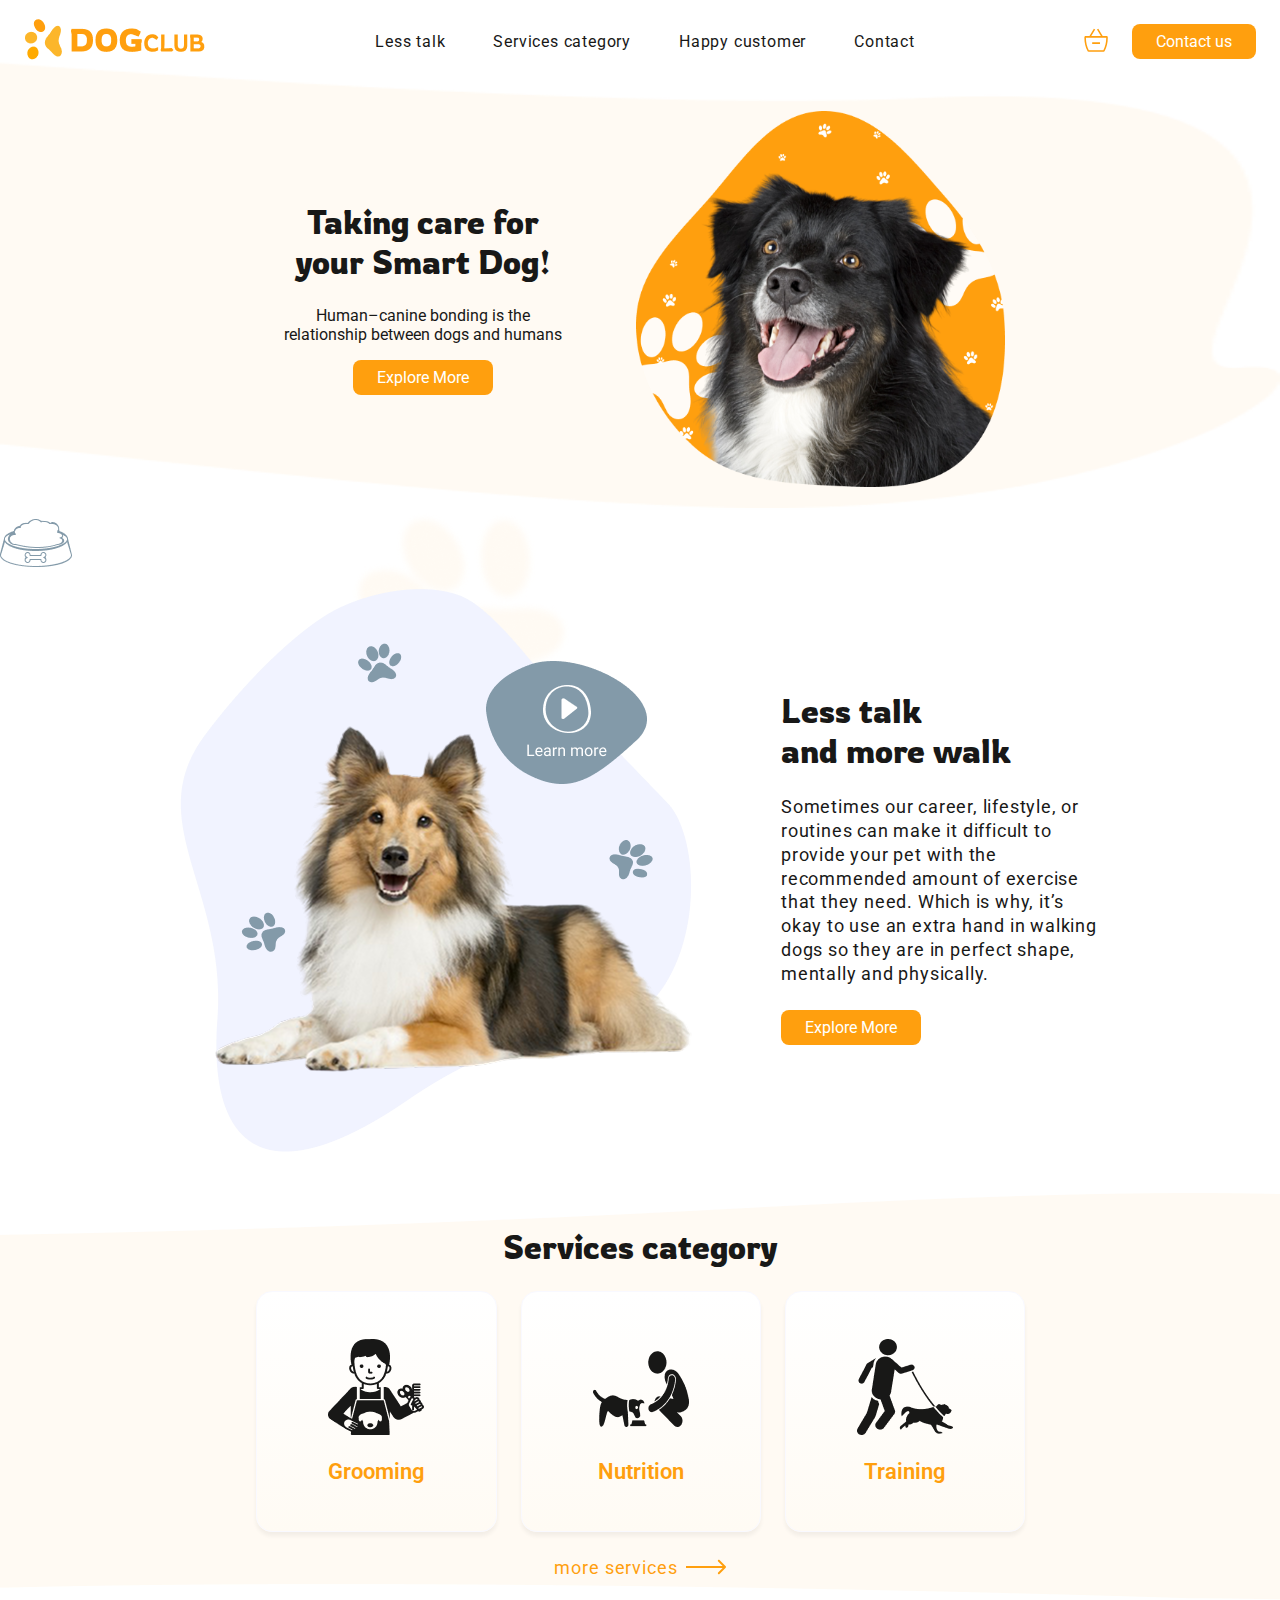
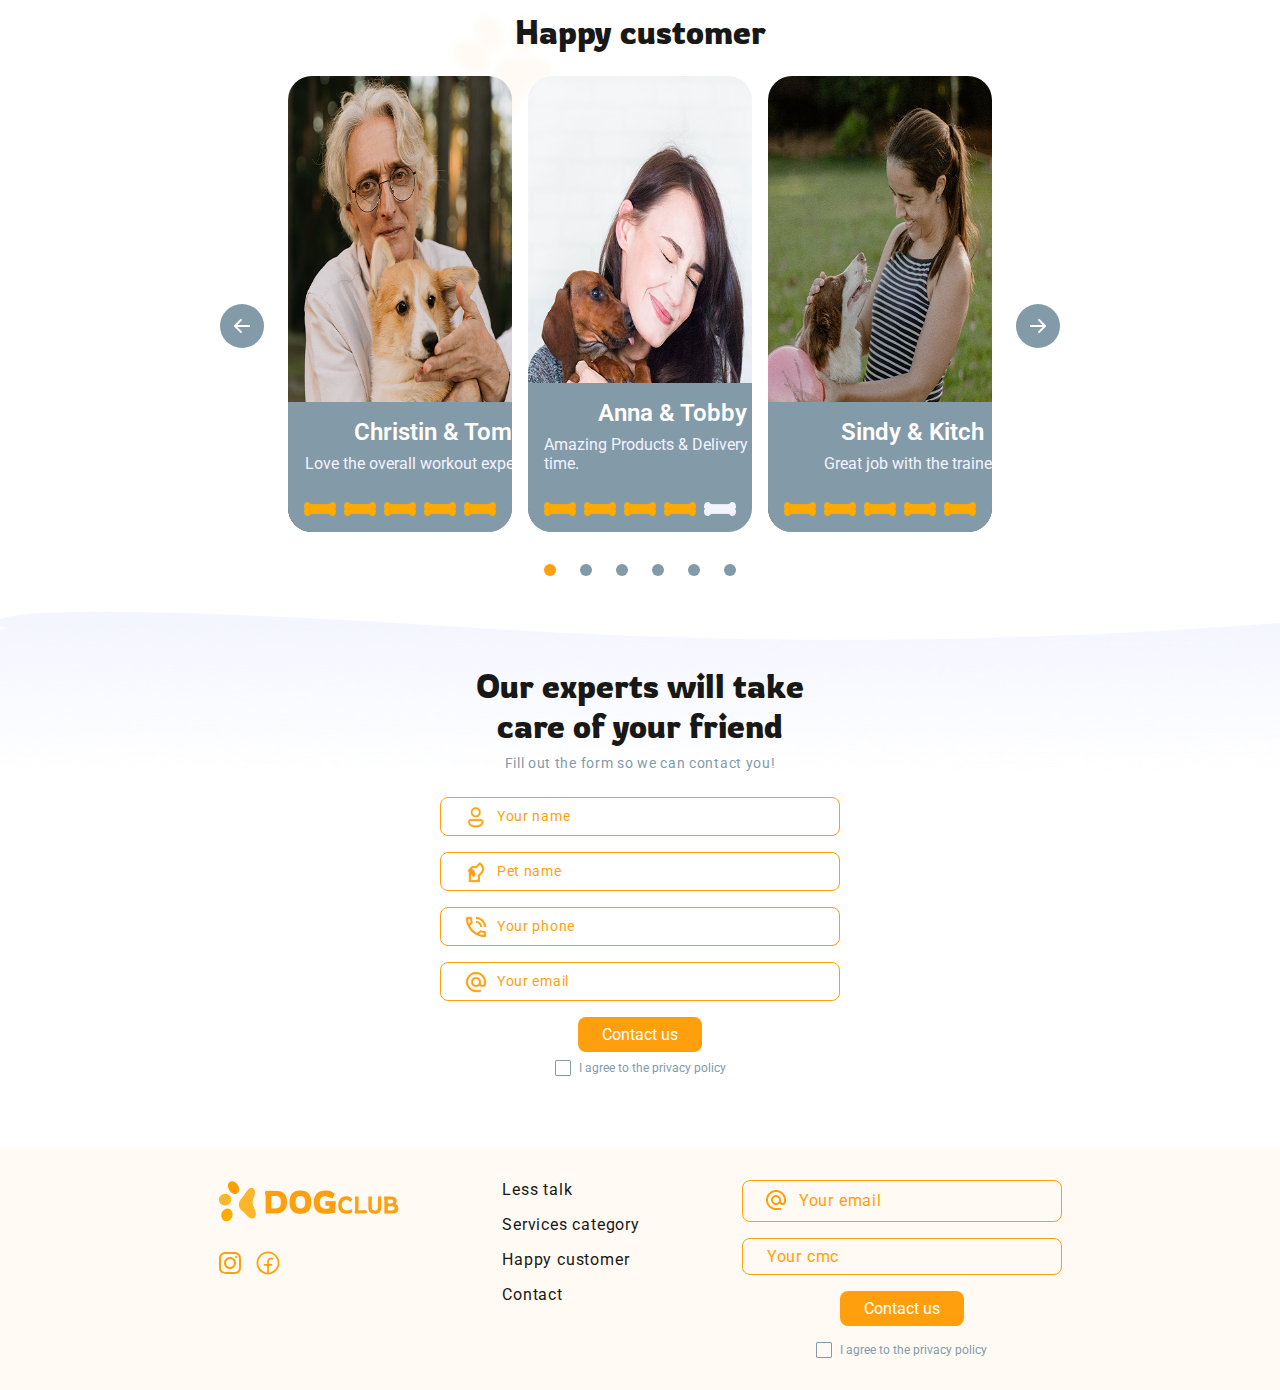
<file: index.html>
<!DOCTYPE html>
<html lang="uk">
  <head>
    <meta charset="UTF-8" />
    <meta name="viewport" content="width=device-width, initial-scale=1.0" />
    <meta http-equiv="X-UA-Compatible" content="ie=edge" />
    <title>Dog Club</title>
    <link rel="stylesheet" href="./css/styles.min.css" />
    <link
      rel="stylesheet"
      href="https://cdn.jsdelivr.net/npm/swiper@11/swiper-bundle.min.css"
    />
  </head>
  <body>
    <header class="header">
      <div class="container">
        <div class="header__container">
          <nav class="header__nav">
            <a href="/">
              <img src="./images/logo.png" alt="Логотип Dog Club" />
            </a>
            <ul class="header__menu">
              <li><a class="link" href="#less-talk-section">Less talk</a></li>
              <li>
                <a class="link" href="#services-section">Services category </a>
              </li>
              <li><a class="link" href="#happy-section">Happy customer </a></li>
              <li><a class="link" href="#contact-section">Contact</a></li>
            </ul>
          </nav>
          <div class="header__buttons-container">
            <a href="">
              <svg class="icon" width="40" height="40">
                <use href="./images/icons.svg#icon-shop"></use>
              </svg>
            </a>
            <button class="button modal-btn-open" type="button">
              Contact us
            </button>
          </div>
        </div>
      </div>
    </header>
    <main>
      <section class="hero-section">
        <div class="container">
          <div class="hero-section__container">
            <div class="hero-section__content">
              <h1 class="hero-section__title section__title">
                Taking care for your Smart Dog!
              </h1>
              <p class="hero-section__text">
                Human–canine bonding is the relationship between dogs and humans
              </p>
              <button class="button" type="button">Explore More</button>
            </div>
            <img
              class="hero-section__image"
              src="./images/hero-section-dog.png"
              alt="hero-section-dog"
            />
            <div class="decoration">
              <img
                class="hero-section__decoration-image"
                src="./images/arrow.png"
                alt="arrow"
              />
              <img
                class="hero-section__decoration-image"
                src="./images/blue-paw.png"
                alt="blue-paw"
              />
              <img
                class="hero-section__decoration-image"
                src="./images/orange-paw.png"
                alt="orange-paw"
              />
              <img
                class="hero-section__decoration-image"
                src="./images/pink-paw.png"
                alt="pink-paw"
              />
              <img
                class="hero-section__decoration-image"
                src="./images/small-dog1.png"
                alt="small-dog1"
              />
              <img
                class="hero-section__decoration-image"
                src="./images/small-dog2.png"
                alt="small-dog2"
              />
              <img
                class="hero-section__decoration-image"
                src="./images/small-dog3.png"
                alt="small-dog3"
              />
              <img
                class="hero-section__decoration-image"
                src="./images/hero-section-bg-paw1.png"
                alt="hero-section-bg-paw1"
              />
              <img
                class="hero-section__decoration-image"
                src="./images/hero-section-bg-paw2.png"
                alt="hero-section-bg-paw2"
              />
              <img
                class="hero-section__decoration-image"
                src="./images/hero-section-bg-paw3.png"
                alt="hero-section-bg-paw1"
              />
            </div>
          </div>
        </div>
      </section>
      <section class="less-talk-section" id="less-talk-section">
        <div class="container">
          <div class="less-talk-section__container">
            <img
              src="./images/less-talk-section-dog.png"
              alt="less-talk-section-dog"
            />
            <div class="less-talk-section__content">
              <h2 class="less-talk-section__title section__title">
                Less talk <br />
                and more walk
              </h2>
              <p class="less-talk-section__text">
                Sometimes our career, lifestyle, or routines can make it
                difficult to provide your pet with the recommended amount of
                exercise that they need. Which is why, it’s okay to use an extra
                hand in walking dogs so they are in perfect shape, mentally and
                physically.
              </p>
              <button class="button" type="button">Explore More</button>
            </div>
            <div class="decoration">
              <img
                class="less-talk-section__decoration-image"
                src="./images/less-talk-sectio-bg-paw1.png"
                alt="less-talk-sectio-bg-paw1"
              />
              <img
                class="less-talk-section__decoration-image"
                src="./images/less-talk-sectio-bg-paw2.png"
                alt="less-talk-sectio-bg-paw2"
              />
              <img
                class="less-talk-section__decoration-image"
                src="./images/less-talk-sectio-bg-paw3.png"
                alt="less-talk-sectio-bg-paw3"
              />
              <img
                class="less-talk-section__decoration-image"
                src="./images/less-talk-sectio-bg-plate.png"
                alt="less-talk-sectio-bg-plate"
              />
            </div>
          </div>
        </div>
      </section>
      <section class="services-section" id="services-section">
        <div class="container">
          <div class="services-section__content">
            <h2 class="services-section__title section__title">
              Services category
            </h2>
            <div class="services-section__list-container">
              <ul class="services-section__list">
                <li>
                  <article class="services-section__card">
                    <img
                      src="./images/services-section-img1.png"
                      alt="services-section-img1"
                    />
                    <p>Grooming</p>
                  </article>
                </li>
                <li>
                  <article class="services-section__card">
                    <img
                      src="./images/services-section-img2.png"
                      alt="services-section-img2"
                    />
                    <p>Nutrition</p>
                  </article>
                </li>
                <li>
                  <article class="services-section__card">
                    <img
                      src="./images/services-section-img3.png"
                      alt="services-section-img3"
                    />
                    <p>Training</p>
                  </article>
                </li>
                <li>
                  <article class="services-section__card">
                    <img
                      src="./images/services-section-img4.png"
                      alt="services-section-img4"
                    />
                    <p>Bathing</p>
                  </article>
                </li>
              </ul>
              <a class="services-section__link link" href="">
                <p>more services</p>
                <svg width="40" height="22">
                  <use href="./images/icons.svg#icon-arrow"></use>
                </svg>
              </a>
            </div>
            <div class="decoration">
              <img
                class="services-section__decoration-image"
                src="./images/services-section-arrow.png"
                alt="services-section-arrow"
              />
            </div>
          </div>
        </div>
      </section>
      <section class="happy-section" id="happy-section">
        <div class="container">
          <div class="happy-section__content">
            <h2 class="happy-section__title section__title">Happy customer</h2>
            <div class="happy-section__slider">
              <button
                class="happy-section__carousel-button carousel-button prev"
                type="button"
              >
                <svg width="16" height="16">
                  <use href="./images/icons.svg#icon-carousel-button"></use>
                </svg>
              </button>
              <div class="happy-section__container swiper-container">
                <ul class="happy-section__list swiper-wrapper">
                  <li class="swiper-slide">
                    <article class="happy-section__card">
                      <img
                        class="happy-section__card__image"
                        src="./images/happy-slider-img1.png"
                        alt="happy-slider-img1"
                      />
                      <div class="happy-section__card__content">
                        <h3 class="happy-section__card__title">
                          Christin & Tom
                        </h3>
                        <p class="happy-section__card__text">
                          Love the overall workout experience!
                        </p>
                        <img
                          src="./images/happy-slider-rating1.png"
                          alt="happy-slider-rating1"
                        />
                      </div>
                    </article>
                  </li>
                  <li class="swiper-slide">
                    <article class="happy-section__card">
                      <img
                        class="happy-section__card__image"
                        src="./images/happy-slider-img2.png"
                        alt="happy-slider-img2"
                      />
                      <div class="happy-section__card__content">
                        <h3 class="happy-section__card__title">Anna & Tobby</h3>
                        <p class="happy-section__card__text">
                          Amazing Products & Delivery on time.
                        </p>
                        <img
                          src="./images/happy-slider-rating2.png"
                          alt="happy-slider-rating2"
                        />
                      </div>
                    </article>
                  </li>
                  <li class="swiper-slide">
                    <article class="happy-section__card">
                      <img
                        class="happy-section__card__image"
                        src="./images/happy-slider-img3.png"
                        alt="happy-slider-img3"
                      />
                      <div class="happy-section__card__content">
                        <h3 class="happy-section__card__title">
                          Sindy & Kitch
                        </h3>
                        <p class="happy-section__card__text">
                          Great job with the trainer!
                        </p>
                        <img
                          src="./images/happy-slider-rating3.png"
                          alt="happy-slider-rating3"
                        />
                      </div>
                    </article>
                  </li>
                  <li class="swiper-slide">
                    <article class="happy-section__card">
                      <img
                        class="happy-section__card__image"
                        src="./images/happy-slider-img1.png"
                        alt="happy-slider-img1"
                      />
                      <div class="happy-section__card__content">
                        <h3 class="happy-section__card__title">
                          Christin & Tom
                        </h3>
                        <p class="happy-section__card__text">
                          Love the overall workout experience!
                        </p>
                        <img
                          src="./images/happy-slider-rating1.png"
                          alt="happy-slider-rating1"
                        />
                      </div>
                    </article>
                  </li>
                  <li class="swiper-slide">
                    <article class="happy-section__card">
                      <img
                        class="happy-section__card__image"
                        src="./images/happy-slider-img2.png"
                        alt="happy-slider-img2"
                      />
                      <div class="happy-section__card__content">
                        <h3 class="happy-section__card__title">Anna & Tobby</h3>
                        <p class="happy-section__card__text">
                          Amazing Products & Delivery on time.
                        </p>
                        <img
                          src="./images/happy-slider-rating2.png"
                          alt="happy-slider-rating2"
                        />
                      </div>
                    </article>
                  </li>
                  <li class="swiper-slide">
                    <article class="happy-section__card">
                      <img
                        class="happy-section__card__image"
                        src="./images/happy-slider-img3.png"
                        alt="happy-slider-img3"
                      />
                      <div class="happy-section__card__content">
                        <h3 class="happy-section__card__title">
                          Sindy & Kitch
                        </h3>
                        <p class="happy-section__card__text">
                          Great job with the trainer!
                        </p>
                        <img
                          src="./images/happy-slider-rating3.png"
                          alt="happy-slider-rating3"
                        />
                      </div>
                    </article>
                  </li>
                </ul>
                <div class="happy-section__pagination">
                  <span class="happy-section__pagination__button"></span>
                </div>
              </div>
              <button
                class="happy-section__carousel-button carousel-button next"
                type="button"
              >
                <svg width="16" height="16">
                  <use href="./images/icons.svg#icon-carousel-button"></use>
                </svg>
              </button>
            </div>
            <div class="decoration">
              <img
                class="happy-section__decoration-image"
                src="./images/happy-section-bg-paw1.png"
                alt="happy-section-bg-paw1"
              />
              <img
                class="happy-section__decoration-image"
                src="./images/happy-section-bg-paw2.png"
                alt="happy-section-bg-paw2"
              />
              <img
                class="happy-section__decoration-image"
                src="./images/happy-section-bg-paw3.png"
                alt="happy-section-bg-paw3"
              />
            </div>
          </div>
        </div>
      </section>
      <section class="contant-section" id="contact-section">
        <div class="container">
          <div class="contact-form__container">
            <h2 class="contact-form__title section__title">
              Our experts will take care of your friend
            </h2>
            <p class="contact-form__text">
              Fill out the form so we can contact you!
            </p>
            <form name="contact-form" autocomplete="off">
              <div class="contact-form__field">
                <label
                  class="contact-form__field__lable visually-hidden"
                  for="user-name"
                  >Your name</label
                >
                <img
                  class="contact-form__field__img"
                  src="./images/form-input-your-name-img.png"
                  alt="form-input-your-name-img"
                />
                <input
                  class="contact-form__field__input"
                  type="text"
                  name="user-name"
                  id="user-name"
                  placeholder="Your name"
                />
              </div>
              <div class="contact-form__field">
                <label
                  class="contact-form__field__lable visually-hidden"
                  for="pet-name"
                  >Pet name</label
                >
                <img
                  class="contact-form__field__img"
                  src="./images/form-input-pet-name-img.png"
                  alt="form-input-pet-name-img"
                />
                <input
                  class="contact-form__field__input"
                  type="text"
                  name="pet-name"
                  id="pet-name"
                  placeholder="Pet name"
                />
              </div>
              <div class="contact-form__field">
                <label
                  class="contact-form__field__lable visually-hidden"
                  for="user-phone"
                  >Your phone</label
                >
                <img
                  class="contact-form__field__img"
                  src="./images/form-input-phone-img.png"
                  alt="form-input-your-phone-img"
                />
                <input
                  class="contact-form__field__input"
                  type="text"
                  name="user-phone"
                  id="user-phone"
                  placeholder="Your phone"
                />
              </div>
              <div class="contact-form__field">
                <label
                  class="contact-form__field__lable visually-hidden"
                  for="user-email"
                  >Your email</label
                >
                <img
                  class="contact-form__field__img"
                  src="./images/form-input-email-img.png"
                  alt="form-input-your-email-img"
                />
                <input
                  class="contact-form__field__input"
                  type="email"
                  name="user-email"
                  id="user-email"
                  placeholder="Your email"
                />
              </div>
              <button class="contact-form__button button" type="submit">
                Contact us
              </button>
              <label class="privacy__checkbox">
                <input type="checkbox" />
                <span class="privacy__custom"></span>
                <p class="privacy__text">I agree to the privacy policy</p>
              </label>
            </form>
          </div>
        </div>
        <div class="decoration">
          <img
            class="contant-section__decoration-image"
            src="./images/contact-section-dog1.png"
            alt="contact-section-dog1"
          />
          <img
            class="contant-section__decoration-image"
            src="./images/contact-section-dog2.png"
            alt="contact-section-dog2"
          />
        </div>
      </section>
    </main>
    <footer class="footer">
      <div class="footer__bg-container">
        <div class="container">
          <div class="footer__container">
            <div class="footer__logo-container">
              <a href="">
                <img src="./images/logo.png" alt="logo" />
              </a>
              <div class="footer__social-container">
                <a href="">
                  <svg class="icon" width="33" height="33">
                    <use href="./images/icons.svg#icon-instagram"></use>
                  </svg>
                </a>
                <a href="">
                  <svg class="icon" width="33" height="33">
                    <use href="./images/icons.svg#icon-facebook"></use>
                  </svg>
                </a>
              </div>
            </div>
            <nav>
              <ul class="footer__menu">
                <li><a class="link" href="#less-talk-section">Less talk</a></li>
                <li>
                  <a class="link" href="#services-section"
                    >Services category
                  </a>
                </li>
                <li>
                  <a class="link" href="#happy-section">Happy customer </a>
                </li>
                <li><a class="link" href="#contact-section">Contact</a></li>
              </ul>
            </nav>
            <form class="footer__form" name="footer-form" autocomplete="off">
              <div class="footer__form__field contact-form__field">
                <label
                  class="contact-form__field__lable visually-hidden"
                  for="user-email"
                  >Your email</label
                >
                <img
                  class="footer__form__field__img contact-form__field__img"
                  src="./images/footer-form-email-img.png"
                  alt="form-input-your-email-img"
                />
                <input
                  class="footer__form__field__input contact-form__field__input"
                  type="email"
                  name="user-email"
                  id="user-email"
                  placeholder="Your email"
                />
              </div>
              <div class="footer__form__field contact-form__field">
                <label
                  class="contact-form__field__lable visually-hidden"
                  for="user-cmc"
                  >Your cmc</label
                >
                <input
                  class="footer__form__field__cmc-input footer__form__field__input contact-form__field__input"
                  type="text"
                  name="user-cmc"
                  id="user-cmc"
                  placeholder="Your cmc"
                />
              </div>
              <button class="footer__button button" type="submit">
                Contact us
              </button>
              <label class="privacy__checkbox">
                <input type="checkbox" />
                <span class="privacy__custom"></span>
                <p class="privacy__text">I agree to the privacy policy</p>
              </label>
            </form>
          </div>
        </div>
      </div>
    </footer>

    <div class="backdrop is-hidden">
      <div class="modal">
        <button class="modal__btn-close modal-btn-close" type="button">
          <svg class="" width="24" height="24">
            <use href="./images/icons.svg#icon-modal-close-button"></use>
          </svg>
        </button>
        <div class="contact-form__container">
          <h2 class="contact-form__title section__title">
            Our experts will take care of your friend
          </h2>
          <p class="contact-form__text">
            Fill out the form so we can contact you!
          </p>
          <form name="contact-form" autocomplete="off">
            <div class="contact-form__field">
              <label
                class="contact-form__field__lable visually-hidden"
                for="user-name"
                >Your name</label
              >
              <img
                class="contact-form__field__img"
                src="./images/form-input-your-name-img.png"
                alt="form-input-your-name-img"
              />
              <input
                class="contact-form__field__input"
                type="text"
                name="user-name"
                id="user-name"
                placeholder="Your name"
              />
            </div>
            <div class="contact-form__field">
              <label
                class="contact-form__field__lable visually-hidden"
                for="pet-name"
                >Pet name</label
              >
              <img
                class="contact-form__field__img"
                src="./images/form-input-pet-name-img.png"
                alt="form-input-pet-name-img"
              />
              <input
                class="contact-form__field__input"
                type="text"
                name="pet-name"
                id="pet-name"
                placeholder="Pet name"
              />
            </div>
            <div class="contact-form__field">
              <label
                class="contact-form__field__lable visually-hidden"
                for="user-phone"
                >Your phone</label
              >
              <img
                class="contact-form__field__img"
                src="./images/form-input-phone-img.png"
                alt="form-input-your-phone-img"
              />
              <input
                class="contact-form__field__input"
                type="text"
                name="user-phone"
                id="user-phone"
                placeholder="Your phone"
              />
            </div>
            <div class="contact-form__field">
              <label
                class="contact-form__field__lable visually-hidden"
                for="user-email"
                >Your email</label
              >
              <img
                class="contact-form__field__img"
                src="./images/form-input-email-img.png"
                alt="form-input-your-email-img"
              />
              <input
                class="contact-form__field__input"
                type="email"
                name="user-email"
                id="user-email"
                placeholder="Your email"
              />
            </div>
            <button class="contact-form__button button" type="submit">
              Contact us
            </button>
            <label class="privacy__checkbox">
              <input type="checkbox" />
              <span class="privacy__custom"></span>
              <p class="privacy__text">I agree to the privacy policy</p>
            </label>
          </form>
        </div>
        <div class="modal__decoration decoration">
          <img
            class="modal__decoration-image"
            src="./images/modal-bg-paw1.png"
            alt="modal-bg-paw1"
          />
          <img
            class="modal__decoration-image"
            src="./images/modal-bg-paw2.png"
            alt="modal-bg-paw2"
          />
          <img
            class="modal__decoration-image"
            src="./images/modal-bg-paw3.png"
            alt="modal-bg-paw3"
          />
          <img
            class="modal__decoration-image"
            src="./images/modal-bg-paw4.png"
            alt="modal-bg-paw4"
          />
        </div>
      </div>
    </div>

    <script src="https://cdn.jsdelivr.net/npm/swiper@11/swiper-bundle.min.js"></script>
    <script src="./js/happy-slider.js"></script>
    <script src="./js/modal.js"></script>
  </body>
</html>
</file>
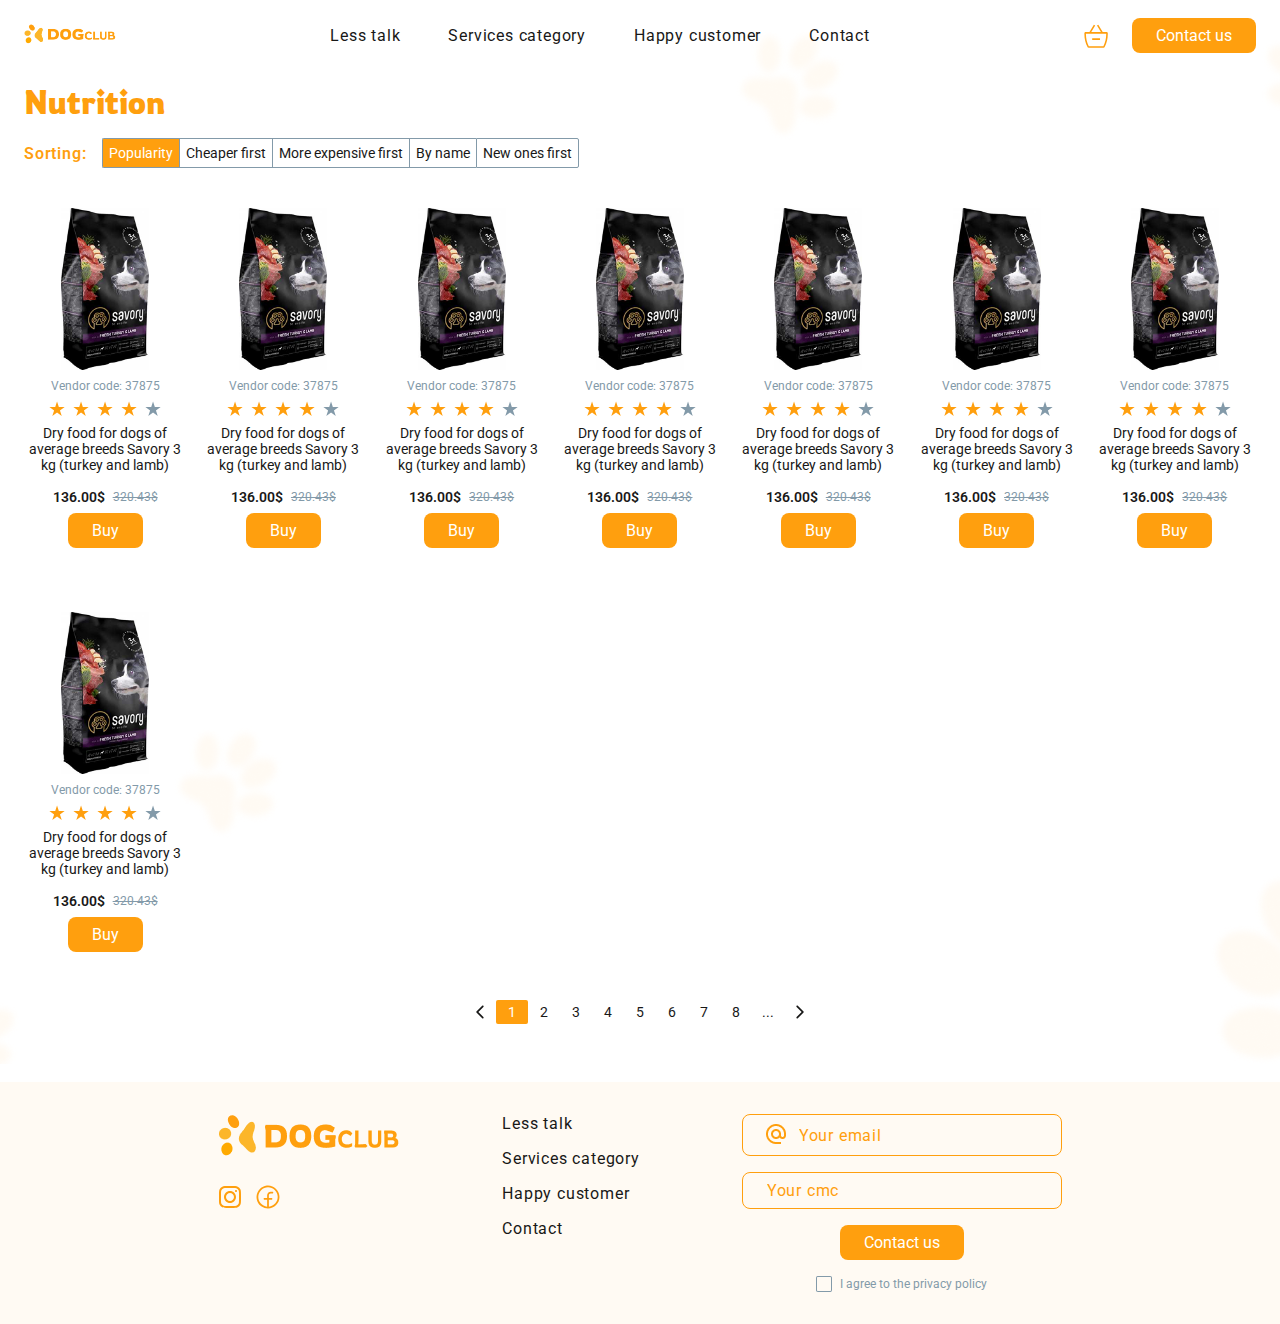
<file: nutrition.html>
<!DOCTYPE html>
<html lang="uk">
  <head>
    <meta charset="UTF-8" />
    <meta name="viewport" content="width=device-width, initial-scale=1.0" />
    <meta http-equiv="X-UA-Compatible" content="ie=edge" />
    <title>Dog Club</title>
    <link rel="stylesheet" href="./css/styles.min.css" />
    <link rel="stylesheet" />
  </head>
  <body>
    <header class="header">
      <div class="container">
        <div class="header__container">
          <nav class="header__nav">
            <a href="/">
              <img
                class="header__img"
                src="./images/logo.png"
                alt="Логотип Dog Club"
              />
            </a>
            <ul class="header__menu">
              <li><a class="link" href="#less-talk-section">Less talk</a></li>
              <li>
                <a class="link" href="#services-section">Services category </a>
              </li>
              <li><a class="link" href="#happy-section">Happy customer </a></li>
              <li><a class="link" href="#contact-section">Contact</a></li>
            </ul>
          </nav>
          <div class="header__buttons-container">
            <a class="icon__link" href="./nutrition.html">
              <svg class="icon" width="40" height="40">
                <use href="./images/icons.svg#icon-shop"></use>
              </svg>
            </a>
            <button class="button modal-btn-open" type="button">
              Contact us
            </button>
            <button
              class="header__menu-button icon__button menu-btn-open"
              type="button"
            >
              <svg class="icon">
                <use href="./images/icons.svg#icon-mobile-menu-btn"></use>
              </svg>
            </button>
          </div>
          <div class="mobile-menu">
            <div class="mobile-menu__container">
              <button
                type="button"
                class="mobile-menu__close-button menu-btn-close"
              >
                <svg class="" width="20" height="20">
                  <use href="./images/icons.svg#icon-modal-close-button"></use>
                </svg>
              </button>
              <nav>
                <a href="/">
                  <img
                    class="mobile-menu__img"
                    src="./images/logo.png"
                    alt="Логотип Dog Club"
                  />
                </a>
                <ul class="mobile-menu__menu">
                  <li>
                    <a class="link menu-btn-close" href="#less-talk-section"
                      >Less talk</a
                    >
                  </li>
                  <li>
                    <a class="link menu-btn-close" href="#services-section"
                      >Services category
                    </a>
                  </li>
                  <li>
                    <a class="link menu-btn-close" href="#happy-section"
                      >Happy customer
                    </a>
                  </li>
                  <li>
                    <a class="link menu-btn-close" href="#contact-section"
                      >Contact</a
                    >
                  </li>
                </ul>
                <div class="mobile-menu_social-container">
                  <a href="">
                    <svg class="icon" width="36" height="36">
                      <use href="./images/icons.svg#icon-instagram"></use>
                    </svg>
                  </a>
                  <a href="">
                    <svg class="icon" width="36" height="36">
                      <use href="./images/icons.svg#icon-facebook"></use>
                    </svg>
                  </a>
                </div>
              </nav>
            </div>
          </div>
        </div>
      </div>
    </header>
    <main>
      <section class="nutrition-section">
        <div class="container nutrition">
          <div class="nutrition-section__container">
            <div class="nutrition-section__title-and-sorting-container">
              <h2 class="nutrition-section__title section__title">Nutrition</h2>
              <button
                class="nutrition-section__mobile-sorting-button icon__button"
              >
                <svg class="icon" width="24" height="24">
                  <use href="./images/icons.svg#icon-mobile-sorting"></use>
                </svg>
                Popularity
              </button>
              <div class="nutrition-section__sorting-container">
                <p class="nutrition-section__sorting-text">Sorting:</p>
                <ul class="nutrition-section__sorting-list">
                  <li class="nutrition-section__sorting-item">
                    <button class="nutrition-section__sorting-button active">
                      Popularity
                    </button>
                  </li>
                  <li class="nutrition-section__sorting-item">
                    <button class="nutrition-section__sorting-button">
                      Cheaper first
                    </button>
                  </li>
                  <li class="nutrition-section__sorting-item">
                    <button class="nutrition-section__sorting-button">
                      More expensive first
                    </button>
                  </li>
                  <li class="nutrition-section__sorting-item">
                    <button class="nutrition-section__sorting-button">
                      By name
                    </button>
                  </li>
                  <li class="nutrition-section__sorting-item">
                    <button class="nutrition-section__sorting-button">
                      New ones first
                    </button>
                  </li>
                </ul>
              </div>
            </div>
            <div class="nutrition-section__goods">
              <div class="nutrition-section__item">
                <img
                  class="nutrition-section__img"
                  src="./images/nutrition-dog-food1.png"
                  alt="nutrition-dog-food1"
                />
                <div class="nutrition-section__code-and-rating-container">
                  <p class="nutrition-section__code">Vendor code: 37875</p>
                  <ul class="nutrition-section__rating-list">
                    <li>
                      <svg
                        class="nutrition-section__icon active"
                        width="16"
                        height="16"
                      >
                        <use href="./images/icons.svg#icon-star"></use>
                      </svg>
                    </li>
                    <li>
                      <svg
                        class="nutrition-section__icon active"
                        width="16"
                        height="16"
                      >
                        <use href="./images/icons.svg#icon-star"></use>
                      </svg>
                    </li>
                    <li>
                      <svg
                        class="nutrition-section__icon active"
                        width="16"
                        height="16"
                      >
                        <use href="./images/icons.svg#icon-star"></use>
                      </svg>
                    </li>
                    <li>
                      <svg
                        class="nutrition-section__icon active"
                        width="16"
                        height="16"
                      >
                        <use href="./images/icons.svg#icon-star"></use>
                      </svg>
                    </li>
                    <li>
                      <svg
                        class="nutrition-section__icon"
                        width="16"
                        height="16"
                      >
                        <use href="./images/icons.svg#icon-star"></use>
                      </svg>
                    </li>
                  </ul>
                </div>
                <p class="nutrition-section__description">
                  Dry food for dogs of average breeds Savory 3 kg (turkey and
                  lamb)
                </p>
                <p class="nutrition-section__price">
                  136.00$
                  <span class="nutrition-section__price__old">320.43$</span>
                </p>
                <button class="button">Buy</button>
              </div>
              <div class="nutrition-section__item">
                <img
                  class="nutrition-section__img"
                  src="./images/nutrition-dog-food1.png"
                  alt="nutrition-dog-food1"
                />
                <div class="nutrition-section__code-and-rating-container">
                  <p class="nutrition-section__code">Vendor code: 37875</p>
                  <ul class="nutrition-section__rating-list">
                    <li>
                      <svg
                        class="nutrition-section__icon active"
                        width="16"
                        height="16"
                      >
                        <use href="./images/icons.svg#icon-star"></use>
                      </svg>
                    </li>
                    <li>
                      <svg
                        class="nutrition-section__icon active"
                        width="16"
                        height="16"
                      >
                        <use href="./images/icons.svg#icon-star"></use>
                      </svg>
                    </li>
                    <li>
                      <svg
                        class="nutrition-section__icon active"
                        width="16"
                        height="16"
                      >
                        <use href="./images/icons.svg#icon-star"></use>
                      </svg>
                    </li>
                    <li>
                      <svg
                        class="nutrition-section__icon active"
                        width="16"
                        height="16"
                      >
                        <use href="./images/icons.svg#icon-star"></use>
                      </svg>
                    </li>
                    <li>
                      <svg
                        class="nutrition-section__icon"
                        width="16"
                        height="16"
                      >
                        <use href="./images/icons.svg#icon-star"></use>
                      </svg>
                    </li>
                  </ul>
                </div>
                <p class="nutrition-section__description">
                  Dry food for dogs of average breeds Savory 3 kg (turkey and
                  lamb)
                </p>
                <p class="nutrition-section__price">
                  136.00$
                  <span class="nutrition-section__price__old">320.43$</span>
                </p>
                <button class="button">Buy</button>
              </div>
              <div class="nutrition-section__item">
                <img
                  class="nutrition-section__img"
                  src="./images/nutrition-dog-food1.png"
                  alt="nutrition-dog-food1"
                />
                <div class="nutrition-section__code-and-rating-container">
                  <p class="nutrition-section__code">Vendor code: 37875</p>
                  <ul class="nutrition-section__rating-list">
                    <li>
                      <svg
                        class="nutrition-section__icon active"
                        width="16"
                        height="16"
                      >
                        <use href="./images/icons.svg#icon-star"></use>
                      </svg>
                    </li>
                    <li>
                      <svg
                        class="nutrition-section__icon active"
                        width="16"
                        height="16"
                      >
                        <use href="./images/icons.svg#icon-star"></use>
                      </svg>
                    </li>
                    <li>
                      <svg
                        class="nutrition-section__icon active"
                        width="16"
                        height="16"
                      >
                        <use href="./images/icons.svg#icon-star"></use>
                      </svg>
                    </li>
                    <li>
                      <svg
                        class="nutrition-section__icon active"
                        width="16"
                        height="16"
                      >
                        <use href="./images/icons.svg#icon-star"></use>
                      </svg>
                    </li>
                    <li>
                      <svg
                        class="nutrition-section__icon"
                        width="16"
                        height="16"
                      >
                        <use href="./images/icons.svg#icon-star"></use>
                      </svg>
                    </li>
                  </ul>
                </div>
                <p class="nutrition-section__description">
                  Dry food for dogs of average breeds Savory 3 kg (turkey and
                  lamb)
                </p>
                <p class="nutrition-section__price">
                  136.00$
                  <span class="nutrition-section__price__old">320.43$</span>
                </p>
                <button class="button">Buy</button>
              </div>
              <div class="nutrition-section__item">
                <img
                  class="nutrition-section__img"
                  src="./images/nutrition-dog-food1.png"
                  alt="nutrition-dog-food1"
                />
                <div class="nutrition-section__code-and-rating-container">
                  <p class="nutrition-section__code">Vendor code: 37875</p>
                  <ul class="nutrition-section__rating-list">
                    <li>
                      <svg
                        class="nutrition-section__icon active"
                        width="16"
                        height="16"
                      >
                        <use href="./images/icons.svg#icon-star"></use>
                      </svg>
                    </li>
                    <li>
                      <svg
                        class="nutrition-section__icon active"
                        width="16"
                        height="16"
                      >
                        <use href="./images/icons.svg#icon-star"></use>
                      </svg>
                    </li>
                    <li>
                      <svg
                        class="nutrition-section__icon active"
                        width="16"
                        height="16"
                      >
                        <use href="./images/icons.svg#icon-star"></use>
                      </svg>
                    </li>
                    <li>
                      <svg
                        class="nutrition-section__icon active"
                        width="16"
                        height="16"
                      >
                        <use href="./images/icons.svg#icon-star"></use>
                      </svg>
                    </li>
                    <li>
                      <svg
                        class="nutrition-section__icon"
                        width="16"
                        height="16"
                      >
                        <use href="./images/icons.svg#icon-star"></use>
                      </svg>
                    </li>
                  </ul>
                </div>
                <p class="nutrition-section__description">
                  Dry food for dogs of average breeds Savory 3 kg (turkey and
                  lamb)
                </p>
                <p class="nutrition-section__price">
                  136.00$
                  <span class="nutrition-section__price__old">320.43$</span>
                </p>
                <button class="button">Buy</button>
              </div>
              <div class="nutrition-section__item">
                <img
                  class="nutrition-section__img"
                  src="./images/nutrition-dog-food1.png"
                  alt="nutrition-dog-food1"
                />
                <div class="nutrition-section__code-and-rating-container">
                  <p class="nutrition-section__code">Vendor code: 37875</p>
                  <ul class="nutrition-section__rating-list">
                    <li>
                      <svg
                        class="nutrition-section__icon active"
                        width="16"
                        height="16"
                      >
                        <use href="./images/icons.svg#icon-star"></use>
                      </svg>
                    </li>
                    <li>
                      <svg
                        class="nutrition-section__icon active"
                        width="16"
                        height="16"
                      >
                        <use href="./images/icons.svg#icon-star"></use>
                      </svg>
                    </li>
                    <li>
                      <svg
                        class="nutrition-section__icon active"
                        width="16"
                        height="16"
                      >
                        <use href="./images/icons.svg#icon-star"></use>
                      </svg>
                    </li>
                    <li>
                      <svg
                        class="nutrition-section__icon active"
                        width="16"
                        height="16"
                      >
                        <use href="./images/icons.svg#icon-star"></use>
                      </svg>
                    </li>
                    <li>
                      <svg
                        class="nutrition-section__icon"
                        width="16"
                        height="16"
                      >
                        <use href="./images/icons.svg#icon-star"></use>
                      </svg>
                    </li>
                  </ul>
                </div>
                <p class="nutrition-section__description">
                  Dry food for dogs of average breeds Savory 3 kg (turkey and
                  lamb)
                </p>
                <p class="nutrition-section__price">
                  136.00$
                  <span class="nutrition-section__price__old">320.43$</span>
                </p>
                <button class="button">Buy</button>
              </div>
              <div class="nutrition-section__item">
                <img
                  class="nutrition-section__img"
                  src="./images/nutrition-dog-food1.png"
                  alt="nutrition-dog-food1"
                />
                <div class="nutrition-section__code-and-rating-container">
                  <p class="nutrition-section__code">Vendor code: 37875</p>
                  <ul class="nutrition-section__rating-list">
                    <li>
                      <svg
                        class="nutrition-section__icon active"
                        width="16"
                        height="16"
                      >
                        <use href="./images/icons.svg#icon-star"></use>
                      </svg>
                    </li>
                    <li>
                      <svg
                        class="nutrition-section__icon active"
                        width="16"
                        height="16"
                      >
                        <use href="./images/icons.svg#icon-star"></use>
                      </svg>
                    </li>
                    <li>
                      <svg
                        class="nutrition-section__icon active"
                        width="16"
                        height="16"
                      >
                        <use href="./images/icons.svg#icon-star"></use>
                      </svg>
                    </li>
                    <li>
                      <svg
                        class="nutrition-section__icon active"
                        width="16"
                        height="16"
                      >
                        <use href="./images/icons.svg#icon-star"></use>
                      </svg>
                    </li>
                    <li>
                      <svg
                        class="nutrition-section__icon"
                        width="16"
                        height="16"
                      >
                        <use href="./images/icons.svg#icon-star"></use>
                      </svg>
                    </li>
                  </ul>
                </div>
                <p class="nutrition-section__description">
                  Dry food for dogs of average breeds Savory 3 kg (turkey and
                  lamb)
                </p>
                <p class="nutrition-section__price">
                  136.00$
                  <span class="nutrition-section__price__old">320.43$</span>
                </p>
                <button class="button">Buy</button>
              </div>
              <div class="nutrition-section__item">
                <img
                  class="nutrition-section__img"
                  src="./images/nutrition-dog-food1.png"
                  alt="nutrition-dog-food1"
                />
                <div class="nutrition-section__code-and-rating-container">
                  <p class="nutrition-section__code">Vendor code: 37875</p>
                  <ul class="nutrition-section__rating-list">
                    <li>
                      <svg
                        class="nutrition-section__icon active"
                        width="16"
                        height="16"
                      >
                        <use href="./images/icons.svg#icon-star"></use>
                      </svg>
                    </li>
                    <li>
                      <svg
                        class="nutrition-section__icon active"
                        width="16"
                        height="16"
                      >
                        <use href="./images/icons.svg#icon-star"></use>
                      </svg>
                    </li>
                    <li>
                      <svg
                        class="nutrition-section__icon active"
                        width="16"
                        height="16"
                      >
                        <use href="./images/icons.svg#icon-star"></use>
                      </svg>
                    </li>
                    <li>
                      <svg
                        class="nutrition-section__icon active"
                        width="16"
                        height="16"
                      >
                        <use href="./images/icons.svg#icon-star"></use>
                      </svg>
                    </li>
                    <li>
                      <svg
                        class="nutrition-section__icon"
                        width="16"
                        height="16"
                      >
                        <use href="./images/icons.svg#icon-star"></use>
                      </svg>
                    </li>
                  </ul>
                </div>
                <p class="nutrition-section__description">
                  Dry food for dogs of average breeds Savory 3 kg (turkey and
                  lamb)
                </p>
                <p class="nutrition-section__price">
                  136.00$
                  <span class="nutrition-section__price__old">320.43$</span>
                </p>
                <button class="button">Buy</button>
              </div>
              <div class="nutrition-section__item">
                <img
                  class="nutrition-section__img"
                  src="./images/nutrition-dog-food1.png"
                  alt="nutrition-dog-food1"
                />
                <div class="nutrition-section__code-and-rating-container">
                  <p class="nutrition-section__code">Vendor code: 37875</p>
                  <ul class="nutrition-section__rating-list">
                    <li>
                      <svg
                        class="nutrition-section__icon active"
                        width="16"
                        height="16"
                      >
                        <use href="./images/icons.svg#icon-star"></use>
                      </svg>
                    </li>
                    <li>
                      <svg
                        class="nutrition-section__icon active"
                        width="16"
                        height="16"
                      >
                        <use href="./images/icons.svg#icon-star"></use>
                      </svg>
                    </li>
                    <li>
                      <svg
                        class="nutrition-section__icon active"
                        width="16"
                        height="16"
                      >
                        <use href="./images/icons.svg#icon-star"></use>
                      </svg>
                    </li>
                    <li>
                      <svg
                        class="nutrition-section__icon active"
                        width="16"
                        height="16"
                      >
                        <use href="./images/icons.svg#icon-star"></use>
                      </svg>
                    </li>
                    <li>
                      <svg
                        class="nutrition-section__icon"
                        width="16"
                        height="16"
                      >
                        <use href="./images/icons.svg#icon-star"></use>
                      </svg>
                    </li>
                  </ul>
                </div>
                <p class="nutrition-section__description">
                  Dry food for dogs of average breeds Savory 3 kg (turkey and
                  lamb)
                </p>
                <p class="nutrition-section__price">
                  136.00$
                  <span class="nutrition-section__price__old">320.43$</span>
                </p>
                <button class="button">Buy</button>
              </div>
            </div>
            <ul class="nutrition-section__pagination-list">
              <li>
                <a
                  class="nutrition-section__pagination-button icon prev"
                  href=""
                >
                  <svg width="14" height="14">
                    <use href="./images/icons.svg#icon-pagination-arrow"></use>
                  </svg>
                </a>
              </li>
              <li>
                <a class="nutrition-section__pagination-button active" href=""
                  >1</a
                >
              </li>
              <li>
                <a class="nutrition-section__pagination-button" href="">2</a>
              </li>
              <li>
                <a class="nutrition-section__pagination-button" href="">3</a>
              </li>
              <li>
                <a class="nutrition-section__pagination-button" href="">4</a>
              </li>
              <li>
                <a class="nutrition-section__pagination-button" href="">5</a>
              </li>
              <li>
                <a class="nutrition-section__pagination-button" href="">6</a>
              </li>
              <li>
                <a class="nutrition-section__pagination-button" href="">7</a>
              </li>
              <li>
                <a class="nutrition-section__pagination-button" href="">8</a>
              </li>
              <li>
                <a class="nutrition-section__pagination-button" href="">...</a>
              </li>
              <li>
                <a
                  class="nutrition-section__pagination-button icon next"
                  href=""
                >
                  <svg width="14" height="14">
                    <use href="./images/icons.svg#icon-pagination-arrow"></use>
                  </svg>
                </a>
              </li>
            </ul>
            <div class="sorting-backdrop is-hidden">
              <div class="sorting-menu">
                <h3 class="sorting-menu__title">Sorting</h3>
                <ul class="sorting-menu__list">
                  <li>
                    <button
                      class="sorting-menu__button icon__button active sorting-btn-close"
                    >
                      Popularity
                      <svg width="14" height="14">
                        <use href="./images/icons.svg#icon-sorting"></use>
                      </svg>
                    </button>
                  </li>
                  <li>
                    <button
                      class="sorting-menu__button icon__button sorting-btn-close"
                    >
                      Cheaper first
                      <svg width="14" height="14">
                        <use href="./images/icons.svg#icon-sorting"></use>
                      </svg>
                    </button>
                  </li>
                  <li>
                    <button
                      class="sorting-menu__button icon__button sorting-btn-close"
                    >
                      More expensive first
                      <svg width="14" height="14">
                        <use href="./images/icons.svg#icon-sorting"></use>
                      </svg>
                    </button>
                  </li>
                  <li>
                    <button
                      class="sorting-menu__button icon__button sorting-btn-close"
                    >
                      By name
                      <svg width="14" height="14">
                        <use href="./images/icons.svg#icon-sorting"></use>
                      </svg>
                    </button>
                  </li>
                  <li>
                    <button
                      class="sorting-menu__button icon__button sorting-btn-close"
                    >
                      New ones first
                      <svg width="14" height="14">
                        <use href="./images/icons.svg#icon-sorting"></use>
                      </svg>
                    </button>
                  </li>
                </ul>
              </div>
            </div>
            <div class="decoration">
              <img
                class="nutrition-section__decoration-image"
                src="./images/nutrition-section-paw1.png"
                alt="nutrition-section-paw1"
              />
              <img
                class="nutrition-section__decoration-image"
                src="./images/nutrition-section-paw2.png"
                alt="nutrition-section-paw2"
              />
              <img
                class="nutrition-section__decoration-image"
                src="./images/nutrition-section-paw3.png"
                alt="nutrition-section-paw3"
              />
              <img
                class="nutrition-section__decoration-image"
                src="./images/nutrition-section-paw4.png"
                alt="nutrition-section-paw4"
              />
              <img
                class="nutrition-section__decoration-image"
                src="./images/nutrition-section-paw5.png"
                alt="nutrition-section-paw5"
              />
              <img
                class="nutrition-section__decoration-image"
                src="./images/nutrition-section-paw6.png"
                alt="nutrition-section-paw6"
              />
            </div>
          </div>
        </div>
      </section>
    </main>
    <footer class="footer">
      <div class="footer__bg-container">
        <div class="container">
          <div class="footer__container">
            <div class="footer__logo-container">
              <a href="">
                <img class="footer__logo" src="./images/logo.png" alt="logo" />
              </a>
              <div class="footer__social-container">
                <a href="">
                  <svg class="icon" width="33" height="33">
                    <use href="./images/icons.svg#icon-instagram"></use>
                  </svg>
                </a>
                <a href="">
                  <svg class="icon" width="33" height="33">
                    <use href="./images/icons.svg#icon-facebook"></use>
                  </svg>
                </a>
              </div>
            </div>
            <nav>
              <ul class="footer__menu">
                <li><a class="link" href="#less-talk-section">Less talk</a></li>
                <li>
                  <a class="link" href="#services-section"
                    >Services category
                  </a>
                </li>
                <li>
                  <a class="link" href="#happy-section">Happy customer </a>
                </li>
                <li><a class="link" href="#contact-section">Contact</a></li>
              </ul>
            </nav>
            <form class="footer__form" name="footer-form" autocomplete="off">
              <div class="footer__form__field contact-form__field">
                <label
                  class="contact-form__field__lable visually-hidden"
                  for="user-email"
                  >Your email</label
                >
                <img
                  class="footer__form__field__img contact-form__field__img"
                  src="./images/footer-form-email-img.png"
                  alt="form-input-your-email-img"
                />
                <input
                  class="footer__form__field__input contact-form__field__input"
                  type="email"
                  name="user-email"
                  id="user-email"
                  placeholder="Your email"
                />
              </div>
              <div class="footer__form__field contact-form__field">
                <label
                  class="contact-form__field__lable visually-hidden"
                  for="user-cmc"
                  >Your cmc</label
                >
                <input
                  class="footer__form__field__cmc-input footer__form__field__input contact-form__field__input"
                  type="text"
                  name="user-cmc"
                  id="user-cmc"
                  placeholder="Your cmc"
                />
              </div>
              <button class="footer__button button" type="submit">
                Contact us
              </button>
              <label class="privacy__checkbox">
                <input type="checkbox" />
                <span class="privacy__custom"></span>
                <p class="privacy__text">I agree to the privacy policy</p>
              </label>
            </form>
            <div class="decoration centered-h">
              <img
                class="footer__decoration-image"
                src="./images/happy-section-bg-paw1.png"
                alt="happy-section-bg-paw1"
              />
              <img
                class="footer__decoration-image"
                src="./images/happy-section-bg-paw2.png"
                alt="happy-section-bg-paw2"
              />
            </div>
          </div>
        </div>
      </div>
    </footer>

    <div class="backdrop is-hidden">
      <div class="modal">
        <button class="modal__btn-close modal-btn-close" type="button">
          <svg class="" width="20" height="20">
            <use href="./images/icons.svg#icon-modal-close-button"></use>
          </svg>
        </button>
        <div class="contact-form__container">
          <h2 class="contact-form__title section__title">
            Our experts will take care of your friend
          </h2>
          <p class="contact-form__text">
            Fill out the form so we can contact you!
          </p>
          <form name="contact-form" autocomplete="off">
            <div class="contact-form__field">
              <label
                class="contact-form__field__lable visually-hidden"
                for="user-name"
                >Your name</label
              >
              <img
                class="contact-form__field__img"
                src="./images/form-input-your-name-img.png"
                alt="form-input-your-name-img"
              />
              <input
                class="contact-form__field__input"
                type="text"
                name="user-name"
                id="user-name"
                placeholder="Your name"
              />
            </div>
            <div class="contact-form__field">
              <label
                class="contact-form__field__lable visually-hidden"
                for="pet-name"
                >Pet name</label
              >
              <img
                class="contact-form__field__img"
                src="./images/form-input-pet-name-img.png"
                alt="form-input-pet-name-img"
              />
              <input
                class="contact-form__field__input"
                type="text"
                name="pet-name"
                id="pet-name"
                placeholder="Pet name"
              />
            </div>
            <div class="contact-form__field">
              <label
                class="contact-form__field__lable visually-hidden"
                for="user-phone"
                >Your phone</label
              >
              <img
                class="contact-form__field__img"
                src="./images/form-input-phone-img.png"
                alt="form-input-your-phone-img"
              />
              <input
                class="contact-form__field__input"
                type="text"
                name="user-phone"
                id="user-phone"
                placeholder="Your phone"
              />
            </div>
            <div class="contact-form__field">
              <label
                class="contact-form__field__lable visually-hidden"
                for="user-email"
                >Your email</label
              >
              <img
                class="contact-form__field__img"
                src="./images/form-input-email-img.png"
                alt="form-input-your-email-img"
              />
              <input
                class="contact-form__field__input"
                type="email"
                name="user-email"
                id="user-email"
                placeholder="Your email"
              />
            </div>
            <button class="contact-form__button button" type="submit">
              Contact us
            </button>
            <label class="privacy__checkbox">
              <input type="checkbox" />
              <span class="privacy__custom"></span>
              <p class="privacy__text">I agree to the privacy policy</p>
            </label>
          </form>
        </div>
        <div class="modal__decoration decoration">
          <img
            class="modal__decoration-image"
            src="./images/modal-bg-paw1.png"
            alt="modal-bg-paw1"
          />
          <img
            class="modal__decoration-image"
            src="./images/modal-bg-paw2.png"
            alt="modal-bg-paw2"
          />
          <img
            class="modal__decoration-image"
            src="./images/modal-bg-paw3.png"
            alt="modal-bg-paw3"
          />
          <img
            class="modal__decoration-image"
            src="./images/modal-bg-paw4.png"
            alt="modal-bg-paw4"
          />
        </div>
      </div>
    </div>

    <script src="./js/modal.js"></script>
    <script src="./js/sorting.js"></script>
    <script src="./js/pagination.js"></script>
    <script src="./js/mobile-menu.js"></script>
    <script src="./js/nutrition-sorting-menu.js "></script>
  </body>
</html>
</file>
<file: css/styles.min.css>
@font-face{font-display:swap;font-family:"Rowdies";font-style:normal;font-weight:300;src:url("../fonts/rowdies-v18-latin-300.woff2") format("woff2")}@font-face{font-display:swap;font-family:"Rowdies";font-style:normal;font-weight:400;src:url("../fonts/rowdies-v18-latin-regular.woff2") format("woff2")}@font-face{font-display:swap;font-family:"Rowdies";font-style:normal;font-weight:700;src:url("../fonts/rowdies-v18-latin-700.woff2") format("woff2")}@font-face{font-display:swap;font-family:"Roboto";font-style:normal;font-weight:400;src:url("../fonts/roboto-v48-latin-regular.woff2") format("woff2")}@font-face{font-display:swap;font-family:"Roboto";font-style:normal;font-weight:600;src:url("../fonts/roboto-v48-latin-600.woff2") format("woff2")}html{scroll-behavior:smooth}:root{--color-primary-white: #fff;--color-primary-orange: #ff9f0e;--color-primaty-dark: #181817;--color-secondary-orange: #fcb62a;--color-secondary-beige: #fffaf3;--color-secondary-cornflower-blue: #f1f3ff;--color-secondary-grey: #839aa9;--color-secondary-white: #f9f9ff;--color-secondary-pink: #d9a6ff}*,*::before,*::after{box-sizing:border-box}body{font-family:"Roboto";font-size:18px;background-color:#fff;color:var(--color-primaty-dark);margin:0}@media screen and (max-width: 1280px){body{font-size:16px}}h1,h2,h3,h4,h5,h6,p{margin-top:0}p{margin-bottom:0}ul{margin:0;padding:0;list-style-type:none}a{text-decoration:none;display:inline-block}.container{width:100%;max-width:1288px;margin:0 auto;padding:0 24px}@media screen and (max-width: 768px){.container{padding:0 20px}}.container.nutrition{max-width:1296px}.link{color:var(--color-primaty-dark);letter-spacing:.05em;transition:color .3s}.link:hover{color:var(--color-primary-orange)}.icon{fill:var(--color-primary-orange);transition:fill .3s}.icon:hover{fill:var(--color-primaty-dark)}.icon__link{line-height:0}.icon__button{font-family:"Roboto",sans-serif;color:var(--color-primaty-dark);background-color:rgba(0,0,0,0);border:none;padding:0;line-height:0;cursor:pointer}@media screen and (max-width: 1280px){.icon{width:24px;height:24px}}.button{display:block;padding:16px 32px;border-radius:8px;border:none;background-color:var(--color-primary-orange);font-family:"Roboto";font-size:18px;color:var(--color-primary-white);cursor:pointer;transition:background-color .3s}@media screen and (max-width: 1280px){.button{padding:8px 24px;font-size:16px}}.button:hover{background-color:var(--color-secondary-orange)}.section__title{font-family:"Rowdies";font-size:56px;font-weight:400}@media screen and (max-width: 1280px){.section__title{font-size:32px}}.decoration{position:absolute;z-index:-1;width:100%}.decoration.centered-h{justify-self:anchor-center;width:0}.decoration.centered-v{align-self:anchor-center}.decoration.full-height{height:100%}.visually-hidden{position:absolute;left:-10000px;top:auto;width:1px;height:1px;overflow:hidden}.contact-form__container{display:flex;flex-direction:column;justify-self:center;max-width:600px}@media screen and (max-width: 1280px){.contact-form__container{max-width:400px}}@media screen and (max-width: 768px){.contact-form__container{max-width:320px}}.contact-form__title{text-align:center;margin:0 auto 16px}@media screen and (max-width: 1280px){.contact-form__title{margin:0 auto 8px}}.contact-form__text{text-align:center;line-height:133%;letter-spacing:.05em;color:var(--color-secondary-grey);margin:0 auto 42px}@media screen and (max-width: 1280px){.contact-form__text{margin:0 auto 24px;font-size:14px}}.contact-form__field{position:relative;margin-bottom:24px}@media screen and (max-width: 1280px){.contact-form__field{margin-bottom:16px}}.contact-form__field__lable{position:absolute;top:16px;left:42px}.contact-form__field__img{position:absolute;left:40px;top:8px}@media screen and (max-width: 1280px){.contact-form__field__img{left:24px;width:24px;height:24px}}.contact-form__field__input{font-family:"Roboto",sans-serif;color:var(--color-primary-orange);font-weight:400;font-size:18px;letter-spacing:.05em;background-color:rgba(0,0,0,0);width:100%;padding:12.5px 35px 12.5px 80px;border:1px solid var(--color-primary-orange);border-radius:8px;transition:color .3s}@media screen and (max-width: 1280px){.contact-form__field__input{font-size:14px;padding:10.5px 24px 10.5px 56px}}.contact-form__field__input:focus{color:var(--color-primaty-dark);outline:none;border-color:var(--color-primary-orange)}.contact-form__field__input::-moz-placeholder{color:var(--color-primary-orange);-moz-transition:color .3s;transition:color .3s}.contact-form__field__input::placeholder{color:var(--color-primary-orange);transition:color .3s}.contact-form__field__input:focus::-moz-placeholder{color:var(--color-primaty-dark)}.contact-form__field__input:focus::placeholder{color:var(--color-primaty-dark)}.contact-form__button{margin:0 auto 16px}@media screen and (max-width: 1280px){.contact-form__button{margin:0 auto 8px}}.privacy__checkbox{display:flex;align-items:center;justify-content:center;gap:8px}.privacy__checkbox input{display:none}.privacy__checkbox input:checked+.privacy__custom{background-image:url("../images/checkbox-active.png")}.privacy__custom{width:16px;height:16px;display:inline-block;background-image:url("../images/checkbox-normal.png");background-size:cover;cursor:pointer}.privacy__text{font-weight:300;font-size:12px;color:var(--color-secondary-grey)}.header{position:absolute;z-index:2;top:0;left:0;width:100%;padding-top:32px}@media screen and (max-width: 1280px){.header{padding-top:18px}}.header__container{display:flex;gap:24px}.header__nav{display:flex;flex-grow:1;align-items:center;justify-content:space-between;gap:24px}@media screen and (max-width: 1280px){.header__img{width:92px;height:20px}}.header__menu{display:flex;gap:48px}@media screen and (max-width: 768px){.header__menu{display:none}}.header__buttons-container{display:flex;justify-content:right;flex-grow:1;align-items:center;gap:24px}@media screen and (max-width: 768px){.header__buttons-container{gap:15px}}.header__menu-button{display:none}@media screen and (max-width: 768px){.header__menu-button{display:block}}.hero-section{position:relative;overflow:hidden}.hero-section::before{position:absolute;left:0px;top:76px;width:100%;height:808px;z-index:-1;background-image:url("../images/hero-section-bg.png");background-repeat:no-repeat;background-size:100% 100%;content:""}@media screen and (max-width: 1280px){.hero-section::before{top:10px;height:498px;background-image:url("../images/mobile-hero-section-bg.png")}}@media screen and (max-width: 768px){.hero-section::before{height:330px;top:21px}}.hero-section__container{display:flex;min-height:896px;padding:297px 0 60px;gap:65px}@media screen and (max-width: 1280px){.hero-section__container{align-items:center;justify-content:center;min-height:0px;padding:111px 0 24px}}@media screen and (max-width: 768px){.hero-section__container{padding:84px 0 74px}}@media screen and (max-width: 1280px){.hero-section__content{display:flex;flex-direction:column;align-items:center;text-align:center;max-width:296px}}@media screen and (max-width: 768px){.hero-section__content{position:relative}}.hero-section__title{font-size:72px;letter-spacing:.05em;max-width:635px;margin-bottom:40px}@media screen and (max-width: 1280px){.hero-section__title{font-size:32px;letter-spacing:normal;margin-bottom:24px}}.hero-section__text{font-size:22px;max-width:428px;line-height:155%;margin-bottom:24px}@media screen and (max-width: 1280px){.hero-section__text{font-size:16px;line-height:19px;margin-bottom:16px}}.hero-section__image{max-height:516px;max-width:506px;align-self:flex-end}@media screen and (max-width: 1280px){.hero-section__image{max-height:376px}}@media screen and (max-width: 768px){.hero-section__image{display:none}}.hero-section__decoration-image{position:absolute}@media screen and (max-width: 1280px){.hero-section__decoration-image{display:none}}.hero-section__decoration-image:nth-child(1){left:454px;top:-76px}.hero-section__decoration-image:nth-child(2){left:694px;top:56px}.hero-section__decoration-image:nth-child(3){left:596px;top:408px}.hero-section__decoration-image:nth-child(4){left:1212px;top:194px}.hero-section__decoration-image:nth-child(5){left:788px;top:-44px}.hero-section__decoration-image:nth-child(6){left:1171px;top:62px}.hero-section__decoration-image:nth-child(7){left:552px;top:234px}.hero-section__decoration-image:nth-child(8){left:702px;top:-248px}.hero-section__decoration-image:nth-child(9){left:1210px;top:-222px}.hero-section__decoration-image:nth-child(10){left:120px;top:484px}.hero-section__decoration-image-mobile{position:absolute;display:none}@media screen and (max-width: 768px){.hero-section__decoration-image-mobile{display:block}}.hero-section__decoration-image-mobile:nth-child(1){left:298px;top:68px;width:20px}.hero-section__decoration-image-mobile:nth-child(2){left:46px;top:212px;width:18px}.hero-section__decoration-image-mobile:nth-child(3){left:216px;top:222px;width:20px}.hero-section__decoration-image-mobile:nth-child(4){left:140px;top:224px;width:32px}.hero-section__decoration-image-mobile:nth-child(5){left:270px;top:170px;width:26px}.hero-section__decoration-image-mobile:nth-child(6){left:0px;top:170px;width:33px}.less-talk-section{position:relative;overflow:hidden;display:flex;justify-content:center}.less-talk-section__container{display:flex;justify-content:center;padding-top:8px;gap:24px}@media screen and (max-width: 768px){.less-talk-section__container{padding-bottom:20px}}@media screen and (max-width: 1280px){.less-talk-section__img{max-height:502px}}@media screen and (max-width: 768px){.less-talk-section__img{display:none}}.less-talk-section__content{position:relative;display:flex;flex-direction:column;align-items:flex-start;align-self:center;padding-top:24px}@media screen and (max-width: 1280px){.less-talk-section__content{max-width:319px}}@media screen and (max-width: 768px){.less-talk-section__content{max-width:1000px}}.less-talk-section__title{margin-bottom:40px}@media screen and (max-width: 1280px){.less-talk-section__title{margin-bottom:24px}}.less-talk-section__text{font-size:22px;line-height:155%;margin-bottom:24px}@media screen and (max-width: 1280px){.less-talk-section__text{font-size:18px;line-height:133%;letter-spacing:.05rem}}.less-talk-section__decoration-image{position:absolute}.less-talk-section__decoration-image:nth-child(1){left:-758px;top:116px}@media screen and (max-width: 1280px){.less-talk-section__decoration-image:nth-child(1){left:-550px;top:70px}}@media screen and (max-width: 768px){.less-talk-section__decoration-image:nth-child(1){left:120px;top:-10px;width:65px}}.less-talk-section__decoration-image:nth-child(2){left:540px;top:-16px}@media screen and (max-width: 1280px){.less-talk-section__decoration-image:nth-child(2){left:324px;top:-38px}}@media screen and (max-width: 768px){.less-talk-section__decoration-image:nth-child(2){left:130px;top:58px;width:33px}}.less-talk-section__decoration-image:nth-child(3){left:384px;top:516px}@media screen and (max-width: 1280px){.less-talk-section__decoration-image:nth-child(3){left:304px;top:384px}}@media screen and (max-width: 768px){.less-talk-section__decoration-image:nth-child(3){display:none}}.less-talk-section__decoration-image.plate{left:-400px;top:288px}@media screen and (max-width: 1280px){.less-talk-section__decoration-image.plate{left:-300px;top:202px}}@media screen and (max-width: 768px){.less-talk-section__decoration-image.plate{display:none}}.less-talk-section__decoration-image.arrow{display:none}@media screen and (max-width: 768px){.less-talk-section__decoration-image.arrow{display:block;width:48px;left:160px;top:0px}}.less-talk-section .learn-more{position:absolute;display:none}@media screen and (max-width: 768px){.less-talk-section .learn-more{display:block;width:73px;left:180px;bottom:4px}}.services-section{position:relative;overflow:hidden}.services-section__content{display:flex;flex-direction:column;padding:72px 0 96px}@media screen and (max-width: 1280px){.services-section__content{padding:34px 0 32px}}.services-section__title{align-self:center;margin-bottom:48px}@media screen and (max-width: 1280px){.services-section__title{margin-bottom:24px}}.services-section__list-container{display:flex;align-items:flex-end;gap:24px}@media screen and (max-width: 1280px){.services-section__list-container{flex-direction:column;align-items:center}}.services-section__list{display:flex;flex-grow:1;justify-content:center;gap:24px}@media screen and (max-width: 536px){.services-section__list li:nth-child(2){display:none}}@media screen and (max-width: 798px){.services-section__list li:nth-child(3){display:none}}@media screen and (max-width: 1280px){.services-section__list li:nth-child(4){display:none}}.services-section__card{display:flex;flex-direction:column;align-items:center;gap:24px;padding:47px 71px;font-weight:600;font-size:22px;color:var(--color-primary-orange);border:1px solid var(--color-secondary-white);border-radius:16px;box-shadow:0 4px 4px 0 rgba(24,24,23,.05);background:linear-gradient(180deg, #fff 0%, #fffbf4 100%)}.services-section__link{display:flex;gap:8px;font-size:18px;line-height:133%;color:var(--color-primary-orange);fill:var(--color-primary-orange);transition:color .3s,fill .3s}.services-section__link:hover{color:var(--color-primaty-dark);fill:var(--color-primary-dark)}.services-section::before{position:absolute;left:0px;top:0px;width:100%;height:521px;z-index:-1;background-image:url("../images/services-section-bg.png");background-repeat:no-repeat;background-size:100% 100%;content:""}@media screen and (max-width: 1280px){.services-section::before{background-image:url("../images/mobile-services-section-bg.png");height:425px}}.services-section__decoration-image{position:absolute;left:1112px;top:-83px}@media screen and (max-width: 1280px){.services-section__decoration-image{display:none}}.happy-section{position:relative;overflow:hidden;padding-bottom:36px}.happy-section__content{display:flex;flex-direction:column}.happy-section__title{align-self:center;margin-bottom:48px}@media screen and (max-width: 1280px){.happy-section__title{margin-bottom:24px}}.happy-section__slider{display:flex;align-items:center;justify-content:center;gap:24px}.happy-section__carousel-button{display:flex;align-items:center;justify-content:center;flex-shrink:0;padding:0;width:44px;height:44px;border:none;border-radius:50%;background-color:var(--color-secondary-grey);fill:var(--color-primary-white);transition:background-color .3s;cursor:pointer}@media screen and (max-width: 804px){.happy-section__carousel-button{display:none}}.happy-section__carousel-button:hover{background-color:var(--color-primary-orange)}.happy-section__carousel-button.next{transform:rotate(180deg)}.happy-section__container{display:flex;flex-direction:column;overflow:hidden}@media screen and (max-width: 1280px){.happy-section__container{max-width:704px}}@media screen and (max-width: 804px){.happy-section__container{max-width:344px}}.happy-section__list{margin-bottom:32px}@media screen and (max-width: 804px){.happy-section__list{margin-bottom:16px}}.happy-section__card{display:flex;align-items:flex-end;position:relative;overflow:hidden;height:456px;border-radius:24px}.happy-section__card__content{align-items:center;display:flex;flex-direction:column;flex-grow:1;padding:16px;background:var(--color-secondary-grey)}.happy-section__card__image{position:absolute;z-index:-1;top:0;left:0;width:100%;height:100%}.happy-section__card__title{font-weight:600;font-size:24px;margin-bottom:8px;color:var(--color-primary-white)}.happy-section__card__text{font-weight:400;font-size:16px;margin-bottom:24px;color:var(--color-secondary-cornflower-blue)}.happy-section__pagination{display:flex;align-items:center;justify-content:center;gap:24px}@media screen and (max-width: 804px){.happy-section__pagination{gap:16px}}.happy-section__pagination__button{width:12px;height:12px;padding:0;background-color:var(--color-secondary-grey);border-radius:50%}@media screen and (max-width: 804px){.happy-section__pagination__button{width:8px;height:8px}}.happy-section__pagination__button--active{background-color:var(--color-primary-orange)}.happy-section__decoration-image{position:absolute}.happy-section__decoration-image:nth-child(1){left:-654px;top:-12px}@media screen and (max-width: 1280px){.happy-section__decoration-image:nth-child(1){left:-464px;top:-12px}}@media screen and (max-width: 804px){.happy-section__decoration-image:nth-child(1){width:34px;height:34px;left:90px;top:538px}}.happy-section__decoration-image:nth-child(2){left:604px;top:-14px}@media screen and (max-width: 1280px){.happy-section__decoration-image:nth-child(2){left:414px;top:-14px}}@media screen and (max-width: 804px){.happy-section__decoration-image:nth-child(2){width:46px;height:46px;left:-188px;top:512px}}.happy-section__decoration-image:nth-child(3){left:-870px;top:416px}@media screen and (max-width: 1280px){.happy-section__decoration-image:nth-child(3){left:-680px;top:362px}}.contant-section{display:flex;position:relative;padding:132px 0 92px}@media screen and (max-width: 1280px){.contant-section{padding:54px 0 54px}}@media screen and (max-width: 768px){.contant-section{padding:30px 0 40px}}.contant-section::before{position:absolute;left:0px;top:-74px;width:100%;height:833px;z-index:-1;background-image:url("../images/contact-section-bg.png");background-repeat:no-repeat;background-size:100% 100%;content:""}@media screen and (max-width: 1280px){.contant-section::before{left:0px;top:-28px;background-image:url("../images/mobile-contact-section-bg.png");height:256px}}@media screen and (max-width: 768px){.contant-section::before{left:0px;top:-40px;background-image:url("../images/mobile-contact-section-bg.png");height:256px}}.contant-section__decoration-image{position:absolute}.contant-section__decoration-image:nth-child(1){left:0px;top:44px}@media screen and (max-width: 1280px){.contant-section__decoration-image:nth-child(1){display:none}}.contant-section__decoration-image:nth-child(2){right:0px;top:-138px}@media screen and (max-width: 1280px){.contant-section__decoration-image:nth-child(2){display:none}}.footer{padding:18px 0 50px}@media screen and (max-width: 1280px){.footer{padding:18px 0 0px}}@media screen and (max-width: 768px){.footer{padding:122px 0 0px}}.footer__bg-container{padding:32px 0;background-color:var(--color-secondary-beige)}@media screen and (max-width: 768px){.footer__bg-container{padding:12px 0 40px}}.footer__container{position:relative;display:flex;gap:136px}@media screen and (max-width: 1280px){.footer__container{justify-content:center;gap:102px}}@media screen and (max-width: 768px){.footer__container{flex-direction:column;align-items:center;justify-content:flex-start;text-align:center;gap:24px}}.footer__container::after{position:absolute;right:0px;top:-46px;width:292px;height:305px;background-image:url("../images/footer-dog.png");background-repeat:no-repeat;background-size:100% 100%;content:""}@media screen and (max-width: 1280px){.footer__container::after{display:none}}@media screen and (max-width: 768px){.footer__container::after{display:block;right:auto;top:-135px;width:128px;height:145px}}.footer__logo-container{display:flex;flex-direction:column;gap:24px}@media screen and (max-width: 768px){.footer__logo-container{flex-direction:column;align-items:center;text-align:center;gap:18px}}@media screen and (max-width: 768px){.footer__logo{width:92px}}.footer__social-container{display:flex;gap:14px}.footer__social-container a{line-height:0}.footer__menu{display:flex;flex-direction:column;gap:16px}.footer__form{width:100%;max-width:320px}.footer__form__field{margin-bottom:16px}.footer__form__field__img{top:10px;left:26px}@media screen and (max-width: 1280px){.footer__form__field__img{left:24px;width:20px;height:20px}}.footer__form__field__input{padding:10.5px 24px 10.5px 56px;font-weight:700;font-size:16px}@media screen and (max-width: 1280px){.footer__form__field__input{font-weight:400}}.footer__form__field__cmc-input{padding:8px 24px}.footer__button{margin:0 auto 16px;padding:8px 24px}.footer__decoration-image{position:absolute}.footer__decoration-image:nth-child(1){display:none}@media screen and (max-width: 768px){.footer__decoration-image:nth-child(1){display:block;top:-142px;left:-184px;width:68px}}.footer__decoration-image:nth-child(2){display:none}@media screen and (max-width: 768px){.footer__decoration-image:nth-child(2){display:block;top:-180px;left:140px;width:40px}}.backdrop{position:fixed;z-index:2;top:0;left:0;right:0;bottom:0;display:flex;align-items:center;justify-content:center;padding:20px;background:rgba(24,24,23,.4);transition:opacity .3s,visibility .3s}.backdrop.is-hidden{opacity:0;visibility:hidden;pointer-events:none}.modal{display:flex;justify-content:center;position:relative;overflow:hidden;padding:142px 140px;max-width:880px;max-height:880px;width:100%;height:100%;border-radius:32px;background-color:var(--color-secondary-beige)}@media screen and (max-width: 1280px){.modal{padding:52px 10px;max-width:526px;max-height:565px}}.modal__btn-close{position:absolute;padding:0;top:56px;right:48px;border:none;cursor:pointer;background:rgba(0,0,0,0);fill:var(--color-primary-orange);transition:fill .3s}@media screen and (max-width: 1280px){.modal__btn-close{top:30px;right:30px}}.modal__btn-close:hover{fill:var(--color-secondary-orange)}.modal__decoration{z-index:2}.modal__decoration-image{position:absolute}@media screen and (max-width: 1280px){.modal__decoration-image{display:none}}.modal__decoration-image:nth-child(1){right:308px;top:58px}.modal__decoration-image:nth-child(2){right:-330px;top:-118px}.modal__decoration-image:nth-child(3){left:-462px;top:626px}.modal__decoration-image:nth-child(4){right:-380px;top:600px}.nutrition-section{overflow:hidden}.nutrition-section__container{display:flex;position:relative;flex-direction:column;padding:157px 0 70px}@media screen and (max-width: 1280px){.nutrition-section__container{padding:82px 0 40px}}.nutrition-section__title-and-sorting-container{display:flex;align-items:center;justify-content:space-between;margin-bottom:72px}@media screen and (max-width: 1280px){.nutrition-section__title-and-sorting-container{flex-direction:column;align-items:flex-start;gap:16px;margin-bottom:32px}}.nutrition-section__title{color:var(--color-primary-orange);margin-bottom:0}.nutrition-section__sorting-container{display:flex;align-items:center;gap:16px}@media screen and (max-width: 768px){.nutrition-section__sorting-container{display:none}}.nutrition-section__sorting-text{font-weight:600;letter-spacing:.05em;color:var(--color-primary-orange)}.nutrition-section__sorting-list{display:flex}.nutrition-section__sorting-item{border-bottom:1px solid var(--color-secondary-grey);border-left:1px solid var(--color-secondary-grey);border-top:1px solid var(--color-secondary-grey)}.nutrition-section__sorting-item:first-child{border-radius:2px 0 0 2px}.nutrition-section__sorting-item:last-child{border-right:1px solid var(--color-secondary-grey);border-radius:0 2px 2px 0}.nutrition-section__sorting-button{padding:8px;font-family:"Roboto",sans-serif;font-size:16px;color:var(--color-primaty-dark);background-color:rgba(0,0,0,0);border:none;cursor:pointer;transition:background-color .3s,color .3s}@media screen and (max-width: 1280px){.nutrition-section__sorting-button{padding:6px;font-size:14px}}.nutrition-section__sorting-button:hover{background-color:var(--color-primary-orange);color:var(--color-primary-white)}.nutrition-section__sorting-button.active{background-color:var(--color-primary-orange);color:var(--color-primary-white)}.nutrition-section__mobile-sorting-button{display:none}@media screen and (max-width: 768px){.nutrition-section__mobile-sorting-button{display:flex;align-items:center;gap:8px;font-size:14px}}.nutrition-section__goods{display:grid;grid-template-columns:repeat(auto-fill, minmax(286px, 1fr));row-gap:40px;-moz-column-gap:32px;column-gap:32px;margin-bottom:32px}@media screen and (max-width: 1280px){.nutrition-section__goods{grid-template-columns:repeat(auto-fill, minmax(152px, 1fr));-moz-column-gap:16px;column-gap:16px}}.nutrition-section__item{display:flex;flex-direction:column;align-items:center;padding:14px 16px 24px 16px;border-radius:8px;transition:box-shadow .3s}@media screen and (max-width: 1280px){.nutrition-section__item{padding:8px 0px 16px 0px}}.nutrition-section__item:hover{box-shadow:0 8px 16px 0 rgba(24,24,23,.08);background:#fff}.nutrition-section__img{margin-bottom:22px}@media screen and (max-width: 1280px){.nutrition-section__img{width:88px;height:162px;margin-bottom:8px}}.nutrition-section__code-and-rating-container{display:flex;gap:16px;margin-bottom:13px}@media screen and (max-width: 1280px){.nutrition-section__code-and-rating-container{flex-direction:column;align-items:center;gap:8px;margin-bottom:8px}}.nutrition-section__code{margin-top:1px;font-size:14px;line-height:16px;color:var(--color-secondary-grey)}@media screen and (max-width: 1280px){.nutrition-section__code{font-size:12px;font-weight:300;line-height:14px}}.nutrition-section__rating-list{display:flex;gap:8px}.nutrition-section__rating-list li{line-height:0}.nutrition-section__icon{fill:var(--color-secondary-grey)}.nutrition-section__icon.active{fill:var(--color-primary-orange)}.nutrition-section__description{font-size:16px;text-align:center;margin-bottom:24px}@media screen and (max-width: 1280px){.nutrition-section__description{font-size:14px;margin-bottom:16px}}.nutrition-section__price{display:flex;align-items:center;margin-bottom:24px;font-weight:600;gap:8px}@media screen and (max-width: 1280px){.nutrition-section__price{font-size:14px;margin-bottom:8px}}.nutrition-section__price__old{font-weight:400;font-size:14px;text-decoration:line-through;color:var(--color-secondary-grey)}@media screen and (max-width: 1280px){.nutrition-section__price__old{font-weight:300;font-size:12px}}.nutrition-section__pagination-list{display:flex;align-self:center}.nutrition-section__pagination-button{display:flex;align-items:center;justify-content:center;width:32px;height:24px;font-size:14px;color:var(--color-primaty-dark);fill:var(--color-primaty-dark);border-radius:2px;transition:background-color .3s,fill .3s,color .3s}.nutrition-section__pagination-button:hover{color:var(--color-primary-white);background-color:var(--color-primary-orange);fill:var(--color-primary-white)}.nutrition-section__pagination-button.active{color:var(--color-primary-white);background-color:var(--color-primary-orange)}.nutrition-section__pagination-button.icon{line-height:0}.nutrition-section__pagination-button.next{transform:rotate(180deg)}.nutrition-section__decoration-image{position:absolute}.nutrition-section__decoration-image:nth-child(1){right:402px;top:-116px}@media screen and (max-width: 1280px){.nutrition-section__decoration-image:nth-child(1){top:-64px}}.nutrition-section__decoration-image:nth-child(2){right:-118px;top:-72px}.nutrition-section__decoration-image:nth-child(3){left:140px;top:634px}.nutrition-section__decoration-image:nth-child(4){left:-122px;top:884px}.nutrition-section__decoration-image:nth-child(5){right:-200px;top:760px}.nutrition-section__decoration-image:nth-child(6){right:98px;top:1218px}.mobile-menu{position:fixed;overflow:hidden;z-index:2;top:0;left:0;width:100%;height:100%;background-color:var(--color-primary-white);transform:translateX(100%);transition:transform .3s}.mobile-menu.is-open{transform:translateX(0)}.mobile-menu__container{display:flex;padding:16px 22px}.mobile-menu__close-button{position:absolute;padding:0;top:16px;right:22px;border:none;cursor:pointer;background:rgba(0,0,0,0);fill:var(--color-primary-orange);transition:fill .3s}.mobile-menu__close-button:hover{fill:var(--color-secondary-orange)}.mobile-menu__img{margin-bottom:30px;width:92px;height:20px}.mobile-menu__menu{display:flex;flex-direction:column;gap:16px;margin-bottom:24px}.mobile-menu_social-container{display:flex;gap:12px}.mobile-menu_social-container a{line-height:0}.mobile-menu__decoration-image{position:absolute}.mobile-menu__decoration-image:nth-child(1){width:94px;left:-42px;top:406px}.mobile-menu__decoration-image:nth-child(2){width:32px;left:124px;top:304px}.mobile-menu__decoration-image:nth-child(3){width:32px;left:158px;top:340px}.mobile-menu__decoration-image:nth-child(4){width:32px;left:176px;top:390px}.mobile-menu__decoration-image:nth-child(5){width:62px;right:28px;top:248px}.mobile-menu__decoration-image:nth-child(6){width:32px;right:84px;top:492px}.mobile-menu__decoration-image:nth-child(7){width:32px;right:134px;top:506px}.sorting-backdrop{position:fixed;z-index:2;top:0;left:0;right:0;bottom:0;display:flex;align-items:center;justify-content:center;padding:20px;background:rgba(24,24,23,.4);transition:opacity .3s,visibility .3s}.sorting-backdrop.is-hidden{opacity:0;visibility:hidden;pointer-events:none}.sorting-menu{position:fixed;z-index:2;bottom:0;left:0;width:100%;height:240px;padding:16px 20px;border-radius:24px 24px 0 0;background-color:var(--color-primary-white)}.sorting-menu__title{justify-self:center;font-weight:600;font-size:18px;letter-spacing:.05em;color:var(--color-primary-orange);margin-bottom:24px}.sorting-menu__list{display:flex;flex-direction:column;gap:16px}.sorting-menu__button{display:flex;align-items:center;justify-content:space-between;width:100%;font-size:16px;padding:2.5px 0;transition:color .3s,fill .3s}.sorting-menu__button.active{color:var(--color-primary-orange);fill:var(--color-primary-orange)}/*# sourceMappingURL=styles.min.css.map */
</file>
